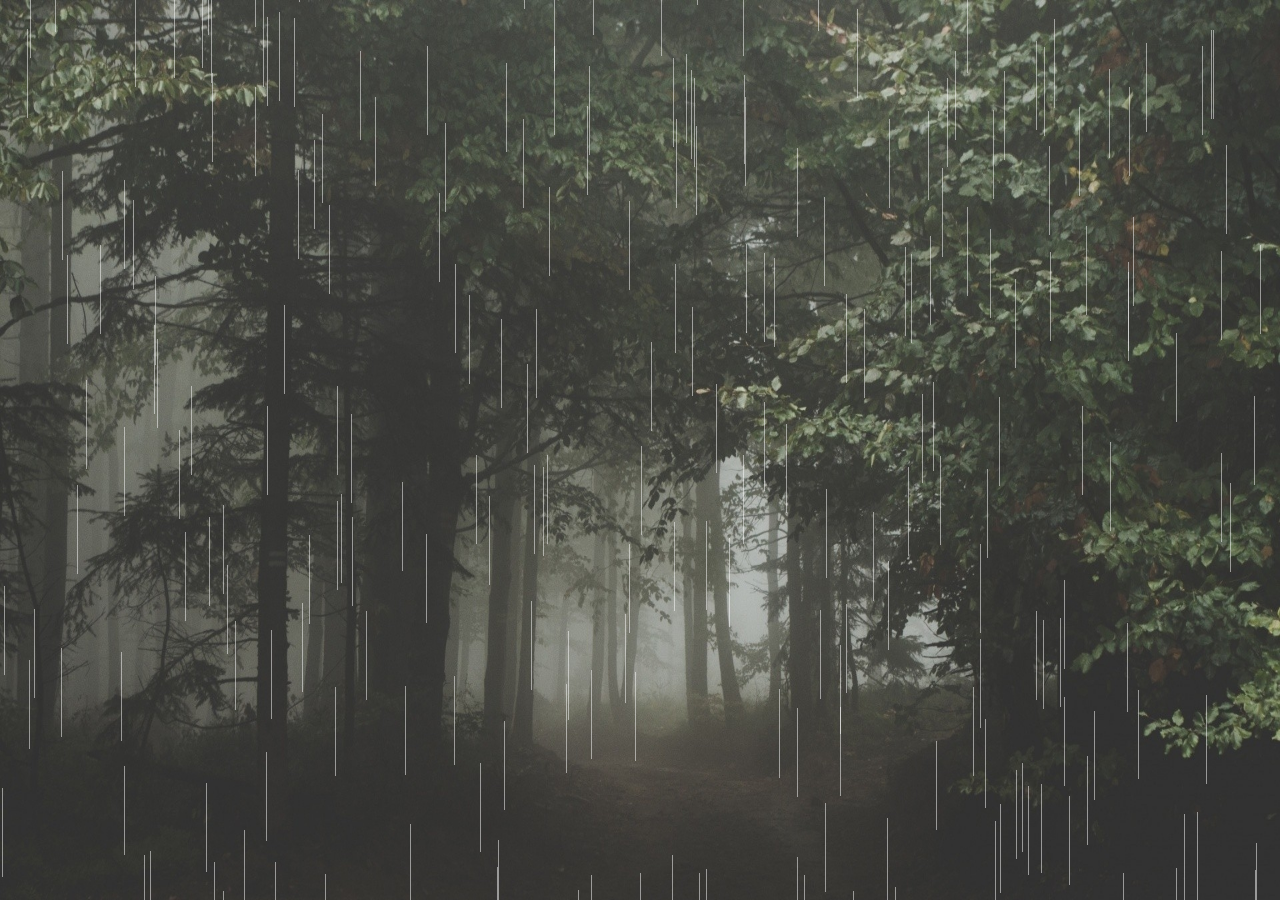
<file: index.html>
<!-- <!DOCTYPE html>
<html>
<head>
	<title>rain</title>
	<link rel="stylesheet" type="text/css" href="rain.css">
</head>
<body>
	<div class="rain" id="filter"></div>

</body>
</html> -->


<html>
<head>

	<link rel="stylesheet" type="text/css" href="rain.css">
</head>
<body onload="createRain()">
	<section class="rain"></section>

</body>
  <script src="https://ajax.googleapis.com/ajax/libs/jquery/3.1.1/jquery.min.js"></script>
  <script>
   var nbDrop = 800;
   
   function randRange(maxNum, minNum) {
    return (Math.floor(Math.random(10) * (maxNum - minNum + 1)) + minNum);
   }
   
   function createRain() {
    for (i = 0; i < nbDrop; i++) {
     
     var dropLeft = randRange(0, 2000);
     var dropTop = randRange(-1000, 1000);
     $('.rain').append('<div class="drop" id="drop'+ i +'"></div>');
     $('#drop' + i).css('left', dropLeft);
     $('#drop' + i).css('top', dropTop); 
    }
   }
  </script>
</html>
</file>
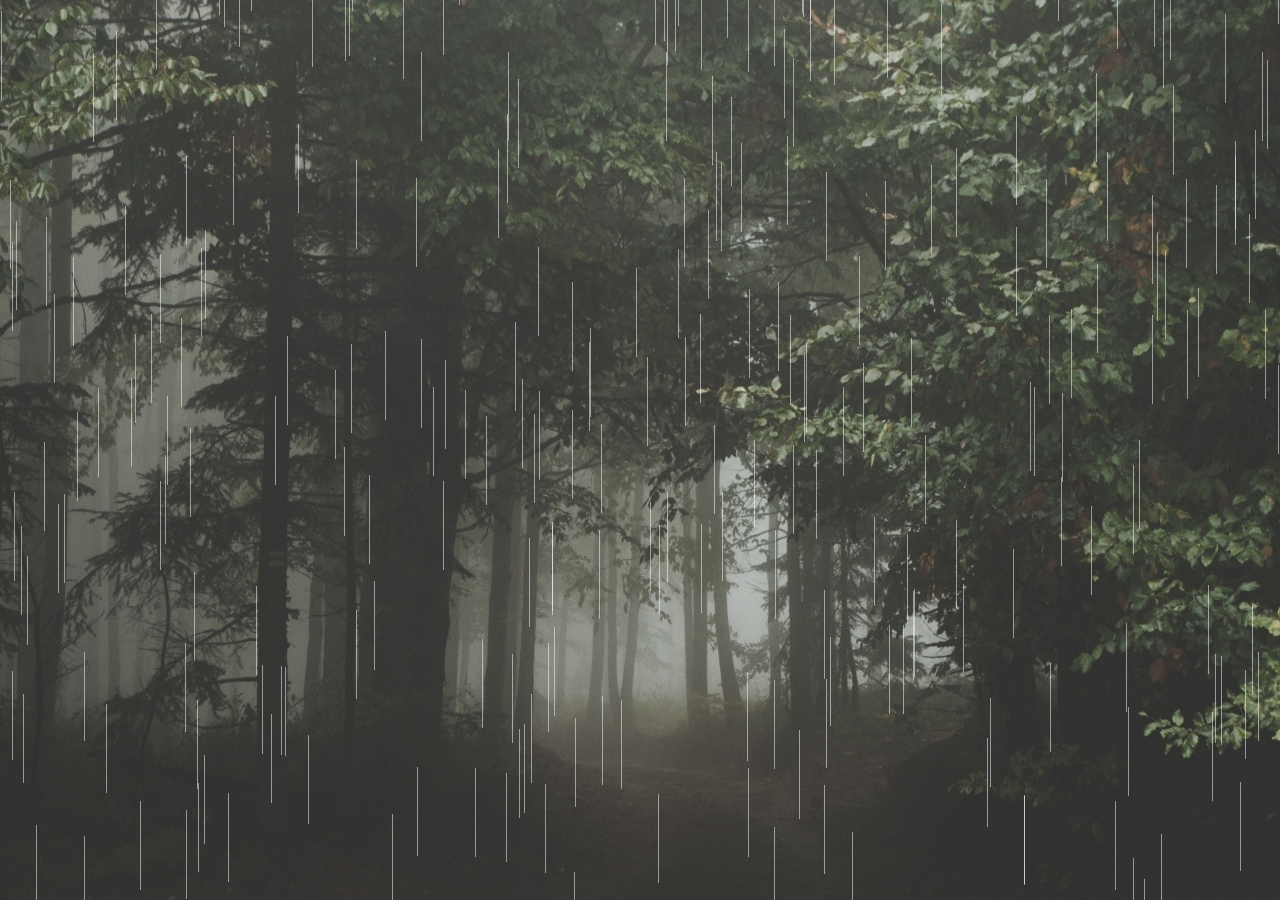
<file: rain.html>
<!-- <!DOCTYPE html>
<html>
<head>
	<title>rain</title>
	<link rel="stylesheet" type="text/css" href="rain.css">
</head>
<body>
	<div class="rain" id="filter"></div>

</body>
</html> -->


<html>
<head>

	<link rel="stylesheet" type="text/css" href="rain.css">
</head>
<body onload="createRain()">
	<section class="rain"></section>

</body>
  <script src="https://ajax.googleapis.com/ajax/libs/jquery/3.1.1/jquery.min.js"></script>
  <script>
   var nbDrop = 800;
   
   function randRange(maxNum, minNum) {
    return (Math.floor(Math.random(10) * (maxNum - minNum + 1)) + minNum);
   }
   
   function createRain() {
    for (i = 0; i < nbDrop; i++) {
     
     var dropLeft = randRange(0, 2000);
     var dropTop = randRange(-1000, 1000);
     $('.rain').append('<div class="drop" id="drop'+ i +'"></div>');
     $('#drop' + i).css('left', dropLeft);
     $('#drop' + i).css('top', dropTop); 
    }
   }
  </script>
</html>
</file>
<file: rain.css>
body
{
	margin: 0;
	padding: 0;
	position: fixed;
    background: url(rain_back.png);
   	background-repeat: no-repeat;
   	background-size: 100% 100%;
   	width: 100vh;
   	height: 100vh;
    background:-webkit-gradient(linear, 0% 0%, 0%, 100%, from(rgba(13,52,58,1)), to (#000000));
    background:-moz-linear-gradient(top, rgba(13,52,58,1) 0%, rgba(0,0,0,1) 100%);
    overflow: hidden;
}
   .drop
{
   	background-size: 100% 100%;
   	width: 100vh;
   	height: 100vh;
    background: rgba(255, 255, 255);
    opacity: 0.5;
    width: 1px;
    height: 89px;
    position: absolute;
    bottom: 200px;
    -webkit-animation: fall .63s linear infinite;
    -moz-animation: fall .63s linear infinite;
}
   
@-webkit-keyframes fall 
{ 
	to {margin-top: 900px;
}
}
@-moz-keyframes fall 
{ 
	to {margin-top: 900px;}
}
</file>
